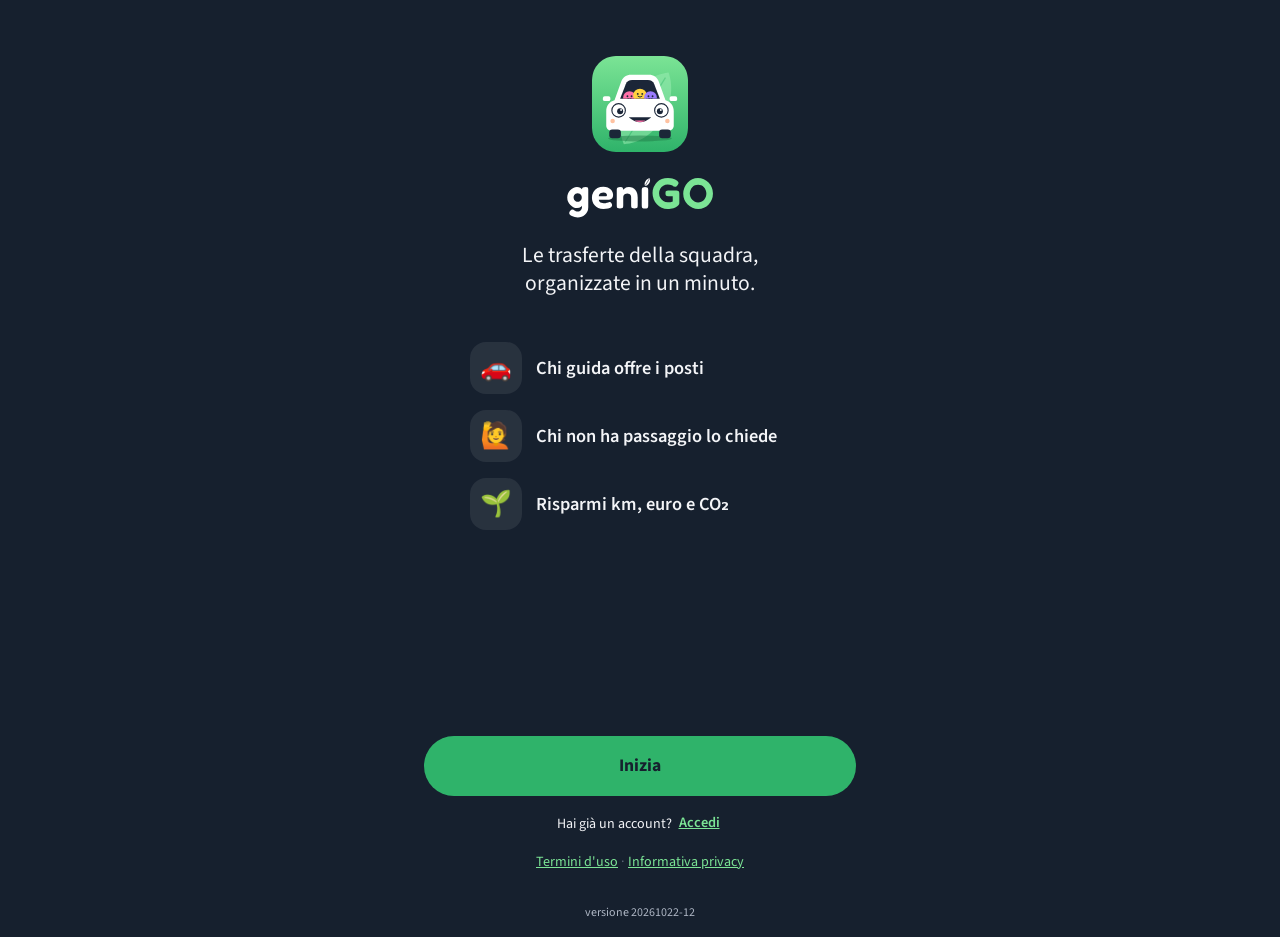
<file: index.html>
<!doctype html>
<html lang="it">
<head>
<script>if(location.protocol==="http:"&&/(^|\.)genigo\.it$/.test(location.hostname))location.replace("https://"+location.host+location.pathname+location.search+location.hash);</script>
<meta charset="utf-8">
<meta name="viewport" content="width=device-width,initial-scale=1,viewport-fit=cover">
<title>geniGO</title>
<meta name="description" content="Le trasferte della squadra, organizzate in un minuto.">
<meta name="theme-color" content="#16202E">
<link rel="manifest" href="manifest.webmanifest">
<link rel="icon" href="icon.svg" type="image/svg+xml">
<link rel="apple-touch-icon" href="icon-180.png">
<link rel="stylesheet" href="fonts/fonts.css?v=20261022-12">
<link rel="stylesheet" href="styles.css?v=20261022-12">
</head>
<body>
<div id="app" aria-live="polite"><div class="boot">Caricamento…</div></div>
<div class="ver" id="ver"></div>
<div class="toast" id="toast" role="status" hidden></div>
<script src="config.js?v=20261022-12"></script>
<script src="libs/supabase-2.45.4/supabase.js"></script>
<script src="libs/qrcode-1.4.4/qrcode.js"></script>
<script src="sports.js?v=20261022-12"></script>
<script src="app.js?v=20261022-12"></script>
</body>
</html>
</file>
<file: fonts/fonts.css>
/* geniGO · caratteri ospitati sul sito (nessuna richiesta a Google Fonts)
   Barlow Condensed e Source Sans 3 · SIL Open Font License 1.1 (vedi OFL.txt) */
@font-face{font-family:"Barlow Condensed";font-style:normal;font-weight:600;font-display:swap;src:url(barlow-condensed-600-latin-ext.woff2) format("woff2");unicode-range:U+0100-02BA,U+02BD-02C5,U+02C7-02CC,U+02CE-02D7,U+02DD-02FF,U+0304,U+0308,U+0329,U+1D00-1DBF,U+1E00-1E9F,U+1EF2-1EFF,U+2020,U+20A0-20AB,U+20AD-20C4,U+2113,U+2C60-2C7F,U+A720-A7FF}
@font-face{font-family:"Barlow Condensed";font-style:normal;font-weight:600;font-display:swap;src:url(barlow-condensed-600-latin.woff2) format("woff2");unicode-range:U+0000-00FF,U+0131,U+0152-0153,U+02BB-02BC,U+02C6,U+02DA,U+02DC,U+0304,U+0308,U+0329,U+2000-206F,U+20AC,U+2122,U+2191,U+2193,U+2212,U+2215,U+FEFF,U+FFFD}
@font-face{font-family:"Barlow Condensed";font-style:normal;font-weight:700;font-display:swap;src:url(barlow-condensed-700-latin-ext.woff2) format("woff2");unicode-range:U+0100-02BA,U+02BD-02C5,U+02C7-02CC,U+02CE-02D7,U+02DD-02FF,U+0304,U+0308,U+0329,U+1D00-1DBF,U+1E00-1E9F,U+1EF2-1EFF,U+2020,U+20A0-20AB,U+20AD-20C4,U+2113,U+2C60-2C7F,U+A720-A7FF}
@font-face{font-family:"Barlow Condensed";font-style:normal;font-weight:700;font-display:swap;src:url(barlow-condensed-700-latin.woff2) format("woff2");unicode-range:U+0000-00FF,U+0131,U+0152-0153,U+02BB-02BC,U+02C6,U+02DA,U+02DC,U+0304,U+0308,U+0329,U+2000-206F,U+20AC,U+2122,U+2191,U+2193,U+2212,U+2215,U+FEFF,U+FFFD}
@font-face{font-family:"Source Sans 3";font-style:normal;font-weight:400;font-display:swap;src:url(source-sans-3-400-latin-ext.woff2) format("woff2");unicode-range:U+0100-02BA,U+02BD-02C5,U+02C7-02CC,U+02CE-02D7,U+02DD-02FF,U+0304,U+0308,U+0329,U+1D00-1DBF,U+1E00-1E9F,U+1EF2-1EFF,U+2020,U+20A0-20AB,U+20AD-20C4,U+2113,U+2C60-2C7F,U+A720-A7FF}
@font-face{font-family:"Source Sans 3";font-style:normal;font-weight:400;font-display:swap;src:url(source-sans-3-400-latin.woff2) format("woff2");unicode-range:U+0000-00FF,U+0131,U+0152-0153,U+02BB-02BC,U+02C6,U+02DA,U+02DC,U+0304,U+0308,U+0329,U+2000-206F,U+20AC,U+2122,U+2191,U+2193,U+2212,U+2215,U+FEFF,U+FFFD}
@font-face{font-family:"Source Sans 3";font-style:normal;font-weight:600;font-display:swap;src:url(source-sans-3-600-latin-ext.woff2) format("woff2");unicode-range:U+0100-02BA,U+02BD-02C5,U+02C7-02CC,U+02CE-02D7,U+02DD-02FF,U+0304,U+0308,U+0329,U+1D00-1DBF,U+1E00-1E9F,U+1EF2-1EFF,U+2020,U+20A0-20AB,U+20AD-20C4,U+2113,U+2C60-2C7F,U+A720-A7FF}
@font-face{font-family:"Source Sans 3";font-style:normal;font-weight:600;font-display:swap;src:url(source-sans-3-600-latin.woff2) format("woff2");unicode-range:U+0000-00FF,U+0131,U+0152-0153,U+02BB-02BC,U+02C6,U+02DA,U+02DC,U+0304,U+0308,U+0329,U+2000-206F,U+20AC,U+2122,U+2191,U+2193,U+2212,U+2215,U+FEFF,U+FFFD}
@font-face{font-family:"Source Sans 3";font-style:normal;font-weight:700;font-display:swap;src:url(source-sans-3-700-latin-ext.woff2) format("woff2");unicode-range:U+0100-02BA,U+02BD-02C5,U+02C7-02CC,U+02CE-02D7,U+02DD-02FF,U+0304,U+0308,U+0329,U+1D00-1DBF,U+1E00-1E9F,U+1EF2-1EFF,U+2020,U+20A0-20AB,U+20AD-20C4,U+2113,U+2C60-2C7F,U+A720-A7FF}
@font-face{font-family:"Source Sans 3";font-style:normal;font-weight:700;font-display:swap;src:url(source-sans-3-700-latin.woff2) format("woff2");unicode-range:U+0000-00FF,U+0131,U+0152-0153,U+02BB-02BC,U+02C6,U+02DA,U+02DC,U+0304,U+0308,U+0329,U+2000-206F,U+20AC,U+2122,U+2191,U+2193,U+2212,U+2215,U+FEFF,U+FFFD}
</file>
<file: styles.css>
:root{
  --bg:#F3F4F7; --surface:#FFFFFF; --ink:#16202E; --muted:#5D6778; --line:#DCE0E8;
  --accent:#2FB36A; --accent-ink:#16202E; --accent-soft:#DDF4E6; --accent-text:#157A43; --brand:#2FB36A;
  --warn-soft:#FFF1C2; --warn-text:#7A5200;
  --ok:#1F7A4D; --ok-soft:#DDF1E6; --danger:#B3261E; --danger-soft:#FBE3E1;
  --navy:#16202E; --navy-ink:#F3F4F7; --navy-muted:#AEB6C4;
  --display:"Barlow Condensed","Arial Narrow",system-ui,sans-serif;
  --body:"Source Sans 3",system-ui,-apple-system,"Segoe UI",sans-serif;
  color-scheme:light;
}
@media (prefers-color-scheme: dark){:root{
  --bg:#10151D; --surface:#19202B; --ink:#E9ECF2; --muted:#9AA4B5; --line:#2C3544;
  --accent:#2FB36A; --accent-ink:#0B1018; --accent-soft:#173326; --accent-text:#7BE495; --brand:#2FB36A;
  --warn-soft:#3A3115; --warn-text:#F2C14E;
  --ok:#5CC28C; --ok-soft:#173326; --danger:#F08A80; --danger-soft:#3A1C1A;
  --navy:#0B1018; --navy-ink:#E9ECF2; --navy-muted:#9AA4B5; color-scheme:dark}}
*{box-sizing:border-box}
html,body{margin:0}
body{background:var(--bg);color:var(--ink);font-family:var(--body);font-size:16px;line-height:1.45;
  padding-bottom:env(safe-area-inset-bottom,0)}
a{color:var(--accent-text)}
.boot{padding:48px 16px;text-align:center;color:var(--muted)}
.wrap{max-width:760px;margin:0 auto;padding:16px 16px 56px;display:grid;gap:16px}
h1,h2,h3{font-family:var(--display);text-transform:uppercase;letter-spacing:.01em;margin:0;line-height:1.05}
h1{font-size:2rem}h2{font-size:1.45rem}h3{font-size:1.15rem}
.muted{color:var(--muted)}.small{font-size:.88rem}
.label{font-size:.75rem;font-weight:700;letter-spacing:.08em;text-transform:uppercase;color:var(--muted)}

/* barra superiore */
.top{background:var(--navy);color:var(--navy-ink);padding:max(12px,env(safe-area-inset-top)) 16px 0}
.top .in{max-width:760px;margin:0 auto;display:flex;align-items:center;gap:8px;min-height:52px;padding-bottom:10px}
.top .grow{flex:1;min-width:0}
.top .title{font-family:var(--display);font-weight:700;font-size:1.5rem;text-transform:uppercase;line-height:1;white-space:nowrap;overflow:hidden;text-overflow:ellipsis}
.top .sub{font-size:.85rem;color:var(--navy-muted)}
.brand{display:flex;align-items:center;gap:8px;font-family:var(--display);font-weight:700;font-size:1.45rem;color:var(--navy-ink);text-decoration:none}
.brand b{color:var(--brand);font-weight:700}
.iconbtn{width:44px;height:44px;display:inline-flex;align-items:center;justify-content:center;border-radius:22px;border:1px solid transparent;background:transparent;color:inherit;text-decoration:none;cursor:pointer;flex:none}
.iconbtn.ring{border-color:#3A4557;font-weight:700;font-size:.9rem}
.tabs{max-width:760px;margin:0 auto;display:flex;overflow-x:auto;scrollbar-width:none}
.tabs a{flex:1 0 auto;text-align:center;padding:12px 10px;font-size:.95rem;color:var(--navy-muted);font-weight:700;text-decoration:none;border-bottom:3px solid transparent;white-space:nowrap}
.tabs a[aria-current="page"]{color:var(--navy-ink);border-bottom-color:var(--brand)}

/* elementi */
.card{background:var(--surface);border:1px solid var(--line);border-radius:14px;padding:16px;display:grid;gap:12px;min-width:0}
.card.dashed{border-style:dashed}
.row{display:flex;gap:8px;flex-wrap:wrap;align-items:center}
.between{display:flex;justify-content:space-between;gap:8px;align-items:center;flex-wrap:wrap}
.stack{display:grid;gap:12px}
button,.btn{font:inherit;font-weight:700;cursor:pointer;border-radius:10px;border:1px solid transparent;padding:10px 16px;min-height:44px;display:inline-flex;align-items:center;justify-content:center;gap:6px;text-decoration:none;text-align:center}
.btn-primary{background:var(--accent);color:var(--accent-ink)}
.btn-ghost{background:var(--surface);color:var(--ink);border-color:var(--line)}
.btn-ok{background:var(--ok);color:#fff}
.btn-danger{background:transparent;color:var(--danger);border-color:var(--danger)}
.btn-link{background:none;border:none;padding:6px 4px;min-height:36px;color:var(--muted);font-weight:600;font-size:.9rem;text-decoration:underline}
.btn-link.danger{color:var(--danger)}
.btn-block{width:100%}
button:disabled{opacity:.55;cursor:default}
:focus-visible{outline:2px solid var(--accent);outline-offset:2px}
input,select,textarea{font:inherit;color:var(--ink);background:var(--bg);border:1px solid var(--line);border-radius:10px;padding:10px 12px;width:100%;min-width:0;min-height:44px}
textarea{min-height:96px;resize:vertical}
.form{display:grid;gap:12px;grid-template-columns:repeat(auto-fit,minmax(160px,1fr))}
.form .full{grid-column:1/-1}
.form label{display:grid;gap:4px;font-size:.88rem;font-weight:600;color:var(--muted)}
.form .check{display:flex;gap:10px;align-items:center;flex-direction:row;color:var(--ink);font-weight:600}
.form .check input{width:22px;height:22px;min-height:0}
.form .actions{grid-column:1/-1;display:flex;gap:8px;flex-wrap:wrap}
.notice{border-radius:12px;padding:12px 14px;background:var(--accent-soft)}
.notice.ok{background:var(--ok-soft)}
.notice.danger{background:var(--danger-soft)}
.chip{display:inline-flex;align-items:center;font-size:.78rem;font-weight:700;padding:3px 9px;border-radius:999px;background:var(--bg);color:var(--muted);font-variant-numeric:tabular-nums;white-space:nowrap}
.chip.ok{background:var(--ok-soft);color:var(--ok)}
.chip.warn{background:var(--warn-soft);color:var(--warn-text)}
.chip.navy{background:var(--navy);color:var(--navy-ink)}
.pill-group{display:flex;flex-wrap:wrap;gap:6px}
.pill{min-height:40px;border-radius:999px;padding:0 14px;font-weight:600;border:1px solid var(--line);background:var(--surface);color:var(--ink)}
a.pill{display:inline-flex;align-items:center;text-decoration:none}
.pill[aria-checked="true"]{background:var(--navy);color:var(--navy-ink);border-color:var(--navy)}
.empty{background:var(--surface);border:1px solid var(--line);border-radius:14px;padding:24px;text-align:center;color:var(--muted)}
.empty strong{display:block;color:var(--ink);font-family:var(--display);font-size:1.3rem;text-transform:uppercase;margin-bottom:4px}

/* trasferta */
.trip{background:var(--surface);border:1px solid var(--line);border-radius:14px;display:grid;grid-template-columns:72px 1fr;overflow:hidden}
.trip.past{opacity:.8}
.stub{background:var(--navy);color:var(--navy-ink);display:grid;align-content:start;justify-items:center;padding:14px 4px;text-align:center;gap:2px;border-right:2px dashed var(--bg)}
.stub .cat{margin-bottom:6px;max-width:100%;padding:2px 6px;border-radius:6px;background:var(--brand);color:#0B1018;font-family:var(--display);font-size:.95rem;font-weight:700;letter-spacing:.03em;line-height:1.1;text-transform:uppercase;white-space:nowrap;overflow:hidden;text-overflow:ellipsis}
.stub .dow{font-size:.72rem;letter-spacing:.1em;font-weight:700;text-transform:uppercase;opacity:.85}
.stub .day{font-family:var(--display);font-size:2.2rem;line-height:1;font-weight:700}
.stub .mon{font-family:var(--display);font-size:1rem;text-transform:uppercase;letter-spacing:.06em}
.stub .time{margin-top:8px;font-variant-numeric:tabular-nums;font-weight:700;color:var(--brand)}
.tbody{padding:14px;display:grid;gap:12px;min-width:0}
.meta{color:var(--muted);font-size:.92rem;overflow-wrap:anywhere}
.ride{border-top:1px solid var(--line);padding-top:12px;display:grid;gap:8px}
.ride.club .driver::before{content:"Mezzo società · ";color:var(--accent-text);font-weight:700}
.driver{font-weight:700}
.seats{display:flex;gap:5px;flex-wrap:wrap;align-items:center}
.seat{width:14px;height:14px;border-radius:4px;border:2px solid var(--ok)}
.seat.taken{background:var(--ink);border-color:var(--ink)}
.pax{list-style:none;margin:0;padding:0;display:grid;gap:4px}
.pax li{display:flex;justify-content:space-between;gap:8px;align-items:center;background:var(--bg);border-radius:8px;padding:6px 10px;min-width:0}
.pax li span{overflow-wrap:anywhere;min-width:0}
.pax small{color:var(--muted)}
.missing{background:var(--warn-soft);border-radius:10px;padding:8px 12px;font-size:.92rem}
.confirm{display:flex;gap:8px;align-items:center;flex-wrap:wrap;font-size:.92rem}

/* squadre */
.teamcard{text-decoration:none;color:inherit}
.stats{display:grid;grid-template-columns:repeat(3,minmax(0,1fr));gap:8px;text-align:center}
.stats>div{background:var(--bg);border-radius:10px;padding:8px 4px}
.stats b{display:block;font-family:var(--display);font-size:1.5rem;line-height:1.1}
.stats .warn{background:var(--warn-soft);color:var(--warn-text)}

/* invito */
.qr{display:flex;justify-content:center;background:#fff;border-radius:12px;padding:12px}
.qr img,.qr svg{width:200px;height:200px;image-rendering:pixelated}
.code{font:600 .95rem ui-monospace,Menlo,monospace;background:var(--bg);border-radius:10px;padding:10px 12px;overflow-wrap:anywhere}

/* membri */
.member{display:flex;align-items:center;gap:10px;padding:10px 0;border-top:1px solid var(--line)}
.member:first-child{border-top:none}
.avatar{width:40px;height:40px;border-radius:20px;background:var(--bg);display:flex;align-items:center;justify-content:center;font-weight:700;flex:none}

/* report */
table{width:100%;border-collapse:collapse;font-size:.92rem}
th,td{text-align:left;padding:8px 6px;border-bottom:1px solid var(--line);vertical-align:top}
th{font-size:.75rem;letter-spacing:.06em;text-transform:uppercase;color:var(--muted)}
td.num,th.num{text-align:right;font-variant-numeric:tabular-nums}
.tablewrap{overflow-x:auto}
.bigstats{display:grid;grid-template-columns:repeat(auto-fit,minmax(140px,1fr));gap:10px}
.bigstats>div{background:var(--navy);color:var(--navy-ink);border-radius:12px;padding:14px}
.bigstats b{display:block;font-family:var(--display);font-size:2rem;line-height:1;color:var(--brand)}

/* login */
.hero{background:var(--navy);color:var(--navy-ink);padding:48px 16px 40px}
.hero .in{max-width:520px;margin:0 auto;display:grid;gap:12px}
.hero h1{font-size:3rem;text-transform:none}
.hero h1 b{color:var(--brand)}
.narrow{max-width:520px}

.toast{position:fixed;left:50%;transform:translateX(-50%);bottom:calc(16px + env(safe-area-inset-bottom,0px));background:var(--ink);color:var(--bg);padding:10px 18px;border-radius:999px;font-weight:600;max-width:calc(100% - 32px);z-index:95}
.sr-only{position:absolute;width:1px;height:1px;overflow:hidden;clip:rect(0 0 0 0);white-space:nowrap}
footer.foot{text-align:center;color:var(--muted);font-size:.82rem;padding:8px 16px 24px}

@media (max-width:420px){.trip{grid-template-columns:60px 1fr}.stub .day{font-size:1.8rem}}
@media print{
  .top,.tabs,.noprint,.toast,footer.foot{display:none!important}
  body{background:#fff;color:#000}
  .card{border:none;padding:0}
  .bigstats>div{background:#fff;color:#000;border:1px solid #999}
}

/* richieste di passaggio */
.pax .row button, .pax .row .btn-link { white-space: nowrap; }
.wa-card .btn-ok { text-decoration: none; }

/* logo geniGO */
.brand img{display:block}
.brand .wordmark{height:22px;width:auto}
.hero-logo{display:flex;align-items:center;gap:14px;margin:0}
.hero-logo img:first-child{border-radius:16px;flex:none}
.hero-logo .wordmark{height:46px;width:auto;max-width:calc(100% - 80px)}
.pax li{flex-wrap:wrap;row-gap:6px}
.pax li > span:first-child{flex:1 1 180px;min-width:0}

/* pannello amministrazione */
.weekly{width:100%;height:140px;display:block}
.weekly .b1,.lg.b1{fill:var(--ink);background:var(--ink)}
.weekly .b2,.lg.b2{fill:var(--brand);background:var(--brand)}
.weekly .axis{stroke:var(--line)}
.lg{display:inline-block;width:10px;height:10px;border-radius:2px;margin:0 4px 0 10px;vertical-align:-1px}

/* risparmio */
.savings{border:2px solid var(--accent-soft)}
.savings .stats{margin:2px 0 6px}
/* sponsor */
.sponsors{margin-top:8px;display:grid;gap:8px}
.sp-row{display:flex;flex-wrap:wrap;gap:10px}
.sp{display:flex;align-items:center;gap:10px;background:var(--surface);border:1px solid var(--line);border-radius:12px;padding:10px 12px;text-decoration:none;color:var(--ink);flex:1 1 220px;min-width:0}
.sp img{max-height:40px;max-width:120px;object-fit:contain}
.sp span{font-size:.88rem;color:var(--muted)}
.sp-thumb{width:44px;height:44px;object-fit:contain;border-radius:8px;background:#fff;border:1px solid var(--line);flex:none}
.check-pill{display:inline-flex;align-items:center;gap:6px;cursor:pointer}
.check-pill input{width:18px;height:18px;min-height:0}

/* logo su tutte le pagine */
.brand .wordmark{height:28px}
.brand img:first-child{border-radius:9px}
.top .titlerow{min-height:0;padding-top:0;padding-bottom:10px}
/* logo e scritta centrati nella barra in alto */
.top .in:first-child{position:relative}
.top .in:first-child .brand{position:absolute;left:50%;top:calc(50% - 5px);transform:translate(-50%,-50%)}
.form .check-pill{display:inline-flex;flex-direction:row;align-items:center;gap:6px;font-weight:600}

/* banner sponsor a rotazione: riquadro orizzontale 3:1 con immagine o video */
.sp-banner{position:relative;border-radius:14px;overflow:hidden;background:#0f1722;border:1px solid var(--line);aspect-ratio:3/1;max-height:260px;width:100%}
.sp-slides{position:absolute;inset:0}
.sp-slide{position:absolute;inset:0;display:block;text-decoration:none;color:#fff;opacity:0;visibility:hidden;transition:opacity .6s ease,visibility .6s}
.sp-slide.on{opacity:1;visibility:visible}
.sp-slide img,.sp-slide video{width:100%;height:100%;object-fit:cover;display:block;background:#0f1722}
.sp-fallback{width:100%;height:100%;display:grid;place-content:center;text-align:center;gap:4px;padding:12px 16px;background:linear-gradient(135deg,var(--brand),var(--accent));color:#fff}
.sp-fallback b{font-size:clamp(1.1rem,4.5vw,1.6rem)}
.sp-fallback span{font-size:clamp(.85rem,3vw,1rem);opacity:.92;overflow-wrap:anywhere}
.sp-cap{position:absolute;left:0;right:0;bottom:0;padding:18px 12px 8px;font-size:.85rem;line-height:1.25;background:linear-gradient(transparent,rgba(0,0,0,.65));color:#fff;padding-right:70px}
.sp-tag{position:absolute;top:6px;right:8px;font-size:.62rem;letter-spacing:.08em;text-transform:uppercase;color:#fff;background:rgba(0,0,0,.45);padding:2px 6px;border-radius:6px;pointer-events:none}
.sp-dots{position:absolute;right:8px;bottom:8px;display:flex;gap:6px}
.sp-dots button{width:8px;height:8px;min-height:0;padding:0;border-radius:50%;border:0;background:rgba(255,255,255,.5);cursor:pointer;box-shadow:0 0 0 1px rgba(0,0,0,.2)}
.sp-dots button.on{background:#fff}
.sp-prev{height:40px;aspect-ratio:3/1;object-fit:cover;vertical-align:middle;border-radius:6px}
video.sp-thumb,img.sp-thumb{width:66px;height:22px;object-fit:cover}
@media (prefers-reduced-motion: reduce){.sp-slide{transition:none}}
/* invito per più squadre */
.join-row{display:grid;gap:8px;padding:10px 0;border-top:1px solid var(--line)}
.join-row:first-of-type{border-top:none}
.join-row .check{display:flex;gap:10px;align-items:center;font-weight:400;color:var(--ink)}
.join-row .check input{width:22px;height:22px;min-height:0;flex:none}
/* primo contatto e procedura guidata */
.hero-sub{margin:10px 0 0;color:var(--navy-muted);font-size:1rem;max-width:34rem}
.feat{display:grid;grid-template-columns:repeat(3,1fr);gap:8px}
.feat div{background:var(--surface);border:1px solid var(--line);border-radius:12px;padding:12px 10px;display:grid;gap:6px;justify-items:center;text-align:center;font-size:.9rem;line-height:1.25}
.feat span{font-size:1.5rem}
.choice{display:grid;justify-items:start;justify-content:stretch;grid-template-columns:1fr;align-content:start;gap:4px;width:100%;min-height:0;text-align:left;background:var(--surface);border:2px solid var(--line);border-radius:14px;padding:16px 18px;color:var(--ink);text-decoration:none;cursor:pointer;font:inherit}
.choice b{display:block;text-align:left;font-family:var(--display);font-size:1.35rem;text-transform:uppercase;line-height:1.1}
.choice span{color:var(--muted);font-size:.95rem}
.choice:hover{border-color:var(--brand)}
.invite-banner h2{margin:2px 0}
.wiz{list-style:none;margin:0;padding:0;display:grid;grid-template-columns:repeat(3,1fr);gap:6px}
.wiz li{display:flex;align-items:center;gap:6px;font-size:.85rem;font-weight:600;color:var(--muted);padding:8px;border-radius:10px;background:var(--surface);border:1px solid var(--line)}
.wiz li span{flex:none;width:22px;height:22px;border-radius:50%;display:grid;place-items:center;background:var(--line);color:var(--ink);font-size:.8rem;font-weight:700}
.wiz li.on{color:var(--ink);border-color:var(--brand)}
.wiz li.on span,.wiz li.done span{background:var(--brand);color:#0B1018}
.wiz-card{border:2px solid var(--brand)}
.steps ul{list-style:none;margin:0;padding:0;display:grid;gap:8px}
.steps li{display:flex;gap:10px;align-items:baseline}
.steps li>span{flex:none;width:20px;color:var(--muted);font-weight:700}
.steps li.ok{color:var(--muted);text-decoration:line-through}
.steps li.ok>span{color:var(--accent-text);text-decoration:none}
.tips{background:var(--accent-soft);border-color:transparent;gap:8px}
@media (max-width:380px){.feat{grid-template-columns:1fr}.wiz li{font-size:.75rem}}
/* consensi e pagine legali */
.modal-back{position:fixed;inset:0;background:rgba(11,16,24,.72);display:grid;place-items:center;padding:16px;z-index:50;overflow:auto}
.modal{background:var(--surface);color:var(--ink);border-radius:18px;max-width:520px;width:100%;max-height:calc(100dvh - 32px);overflow:auto;padding:22px 20px;display:grid;gap:14px;box-shadow:0 24px 60px rgba(0,0,0,.35)}
.modal-icon{justify-self:center;border-radius:14px}
.modal h2{text-align:center;font-size:1.6rem;line-height:1.1}
.cons-item{display:grid;grid-template-columns:40px 1fr;gap:10px;align-items:start;font-size:.95rem;line-height:1.4}
.cons-item>span{width:40px;height:40px;border-radius:50%;background:var(--accent-soft);display:grid;place-items:center;font-size:1.2rem}
.modal .form{gap:10px}
.check.switch{display:flex;gap:10px;align-items:center;font-weight:400}
.check.switch input{appearance:none;-webkit-appearance:none;width:42px;height:24px;min-height:0;border-radius:12px;background:var(--line);position:relative;flex:none;padding:0;border:0;cursor:pointer;transition:background .2s}
.check.switch input::after{content:"";position:absolute;top:3px;left:3px;width:18px;height:18px;border-radius:50%;background:#fff;transition:left .2s;box-shadow:0 1px 3px rgba(0,0,0,.25)}
.check.switch input:checked{background:var(--brand)}
.check.switch input:checked::after{left:21px}
.check.declare{align-items:flex-start;font-weight:400;font-size:.92rem;line-height:1.4;background:var(--accent-soft);border-radius:10px;padding:10px 12px}
.check.declare input{margin-top:2px;flex:none}
.legal-box{max-height:46vh;overflow:auto;border:1px solid var(--line);border-radius:12px;padding:12px 14px;font-size:.92rem;line-height:1.5;background:var(--bg)}
.legal h3,.legal-box h3{font-size:1.15rem;margin:14px 0 4px}
.legal p,.legal-box p,.legal ul,.legal-box ul{margin:6px 0}
.courtesy{font-size:.78rem;font-style:italic}
.check .btn-link{display:inline;padding:0;min-height:0;vertical-align:baseline;font-weight:600;font-size:inherit}
.modal .check{align-items:flex-start;line-height:1.4}
.modal .check input[type=checkbox]:not(.switch input){margin-top:2px}
/* riga della versione in fondo a ogni pagina */
.ver{text-align:center;font-size:.75rem;color:var(--muted);padding:4px 16px calc(16px + env(safe-area-inset-bottom))}
/* pagina di benvenuto: testo centrato, punti chiave senza riquadri */
.hero .in{text-align:center;justify-items:center}
.hero .hero-logo{justify-content:center}
.hero .hero-sub{margin-left:auto;margin-right:auto}
.feat{gap:4px;padding:2px 0 6px}
.feat div{background:none;border:0;border-radius:0;padding:6px 4px;gap:4px;font-size:.88rem}
.feat div b{font-weight:600}
.feat span{font-size:1.7rem;line-height:1}
.feat div{align-content:start}
/* testi informativi: niente riquadro, così non sembrano pulsanti */
.intro{display:grid;gap:4px;padding:4px 2px}
.intro h1,.intro h2{margin:0}
/* indicatore dei passi: numeri e testo, senza riquadri */
.wiz li{background:none;border:0;padding:4px 0;border-radius:0}
.wiz li.on{border:0}
.hero .hero-sub{font-size:1.2rem;color:var(--navy-ink);margin-top:2px;max-width:none}
/* benvenuto e accesso: tutta la pagina con lo stesso sfondo scuro */
body.dark{background:var(--navy);color:var(--navy-ink)}
body.dark .hero{background:transparent;padding-bottom:12px}
body.dark .feat div,body.dark .wrap>p{color:var(--navy-ink)}
body.dark .wrap>p .btn-link,body.dark .wrap>p a,body.dark .wrap>p .btn-link{color:#7BE495}
body.dark .wrap>p.small.muted{color:var(--navy-muted)}
body.dark .intro,body.dark .intro .label,body.dark .intro h2{color:var(--navy-ink)}
body.dark .intro .muted{color:var(--navy-muted)}
body.dark .choice{border-color:transparent}
body.dark .ver{color:var(--navy-muted)}
/* pulsanti grandi di scelta: testo centrato */
.choice{justify-items:center;text-align:center}
.choice b,.choice span{text-align:center}
/* figli: nome e cognome affiancati */
.kids{display:grid;gap:8px}
.kid-row{display:grid;grid-template-columns:1fr 1fr;gap:8px}
.kid-row label{display:grid;gap:4px;font-size:.88rem;font-weight:600;color:var(--muted)}
.join-row .kid-row label{font-weight:600}
.form label.check-pill{display:inline-flex;color:var(--ink)}
/* password */
.pw-wrap{position:relative;display:block}
.pw-wrap input{width:100%;padding-right:84px}
.pw-eye{position:absolute;right:10px;top:50%;transform:translateY(-50%);font-size:.85rem}
.pw-rules{display:flex;flex-wrap:wrap;gap:4px 12px;color:var(--muted)}
.pw-rules .ok{color:#1F8A4C}
body.dark .card{color:var(--ink)}
/* chi cerca un passaggio */
.reqs{background:var(--surface);border:1px solid var(--line);border-left:5px solid var(--amber);border-radius:14px;padding:12px 12px 12px 14px;display:grid;gap:10px}
.reqs-head{display:flex;align-items:center;gap:8px;color:var(--ink);font-size:.95rem}
.reqs-head b{flex:1}
.reqs-n{min-width:24px;height:24px;border-radius:12px;background:var(--amber);color:#fff;font-weight:700;font-size:.8rem;display:inline-flex;align-items:center;justify-content:center;padding:0 7px}
.reqs ul{list-style:none;margin:0;padding:0;display:grid;gap:8px}
.req{display:flex;align-items:center;gap:10px;background:var(--bg);border-radius:10px;padding:10px 12px;flex-wrap:wrap}
.avatar.sm{width:36px;height:36px;font-size:.8rem;flex:none}
.req-main{flex:1 1 160px;min-width:0}
.req-main b{display:block;overflow-wrap:anywhere}
.req-meta{display:flex;flex-wrap:wrap;gap:4px 8px;align-items:center;font-size:.85rem;color:var(--muted);margin-top:2px}
.tag{background:var(--bg);border-radius:999px;padding:1px 9px;font-size:.8rem;color:var(--ink)}
.req-act{display:flex;gap:8px;align-items:center;margin-left:auto}
.req-act .btn-link{white-space:nowrap}
/* inviti: un riquadro per figlio */
.kid-card{background:var(--bg);border-radius:12px;padding:12px;display:grid;gap:10px}
.kids-multi{display:grid;gap:10px}
.req .tag,.req .avatar{background:var(--surface)}
.big-code{font-family:var(--display);font-size:2.2rem;font-weight:700;letter-spacing:.06em;line-height:1.1}
/* auto offerte: stessa scheda di "Cercano un passaggio", linguetta verde */
:root{--amber:#E0A21B}
.offers{background:var(--surface);border:1px solid var(--line);border-left:5px solid var(--accent);border-radius:14px;padding:12px 12px 12px 14px;display:grid;gap:10px}
.offers-n{min-width:24px;height:24px;border-radius:12px;background:var(--accent);color:#fff;font-weight:700;font-size:.8rem;display:inline-flex;align-items:center;justify-content:center;padding:0 7px}
.offers .ride{border:0;background:var(--bg);border-radius:10px;padding:12px}
.offers .ride .pax li{background:var(--surface)}
/* schede compatte di auto e richieste */
.ride-top{display:flex;align-items:center;justify-content:space-between;gap:8px}
.ride-top .driver{min-width:0;overflow-wrap:anywhere}
.offers .ride{gap:6px;padding:10px 12px}
.offers .ride .meta .btn-link,.ride .meta .btn-link{padding:0;min-height:0;font-size:inherit}
.btn-sm{min-height:36px;padding:0 14px;font-size:.92rem}
.req{flex-wrap:nowrap;padding:8px 10px}
.req-meta{gap:2px 6px;font-size:.8rem}
.req .tag{font-size:.75rem;padding:0 7px}
.offers>.btn-link,.reqs>.btn-link{justify-self:start}
.req-act .btn-ok,.req-act .btn-link{white-space:nowrap}
.offers .pax{display:flex;flex-wrap:wrap;gap:6px}
.offers .pax li{padding:3px 10px;border-radius:999px;font-size:.9rem;gap:6px}
.offers .pax li .btn-link{font-size:.8rem;padding:0;min-height:0}
.offers .ride .row{gap:10px;align-items:center}
/* iPhone: niente pagina "allargata" */
html{-webkit-text-size-adjust:100%;text-size-adjust:100%}
html,body{max-width:100%;overflow-x:clip}
input,select,textarea{font-size:16px}  /* sotto i 16px Safari ingrandisce la pagina quando si tocca un campo */
.form{grid-template-columns:repeat(auto-fit,minmax(min(150px,100%),1fr))}
.tbody,.trip>*{min-width:0}
.code{overflow-wrap:anywhere;word-break:break-all}
.tbody,.offers,.reqs,.ride,.wrap{grid-template-columns:minmax(0,1fr)}
.tbody .row>.btn-ghost{white-space:normal}
.req{flex-wrap:wrap}.req-main{flex:1 1 140px}
/* pagina iniziale: chi sei? */
.who{text-align:center;margin:8px 0 0}
body.dark .who{color:var(--navy-ink)}
.choice .choice-ico{display:block;font-size:2.1rem;color:inherit;line-height:1;margin-bottom:6px;letter-spacing:4px}

/* prima schermata (splash) */
.splash{min-height:100dvh;max-width:480px;margin:0 auto;display:flex;flex-direction:column;padding:56px 24px 28px;color:var(--navy-ink)}
.splash-logo{display:grid;justify-items:center;gap:16px}
.splash-logo img:first-child{border-radius:24px}
.splash-logo .wordmark{height:40px;width:auto;max-width:100%}
.splash-tag{font-size:1.35rem;line-height:1.3;text-align:center;margin:24px 0 0}
.splash-list{display:grid;gap:16px;margin:44px auto 0;width:100%;max-width:340px}
.splash-list div{display:flex;gap:14px;align-items:center;font-size:1.15rem}
.splash-list b{font-weight:600}
.splash-list span{width:52px;height:52px;border-radius:16px;background:rgba(255,255,255,.08);display:grid;place-items:center;font-size:1.6rem;flex:none}
.splash-foot{margin-top:auto;padding-top:36px;display:grid;gap:10px;text-align:center}
.splash-foot p{margin:0}
.splash-foot a,.splash-foot .btn-link{color:#7BE495}
.splash-go{font-size:1.1rem;padding:16px;border-radius:999px}

/* onboarding a tutta pagina (stile scuro, pulsante in basso) */
.onb{min-height:100dvh;max-width:480px;margin:0 auto;display:flex;flex-direction:column;gap:14px;padding:22px 22px 26px;color:var(--navy-ink)}
.onb-back{width:44px;height:44px;border-radius:50%;border:0;background:rgba(255,255,255,.08);color:var(--navy-ink);display:grid;place-items:center;cursor:pointer;margin-bottom:10px}
.onb-logo{display:flex;justify-content:center;margin:40px 0 18px}.onb-logo img{height:34px;width:auto}
.onb-h{font-family:var(--display);text-transform:uppercase;font-size:2.3rem;line-height:1;margin:0;color:var(--navy-ink);letter-spacing:.005em}
.onb-sub{margin:-4px 0 6px;color:var(--navy-muted);font-size:1.02rem;line-height:1.4}
.onb-center{text-align:center}
.onb-label{color:var(--navy-muted);font-size:.95rem;margin-top:8px}
.onb-note{color:var(--navy-muted);font-size:.92rem;margin:0;line-height:1.4}
.onb-group{display:block;background:#1F2A3A;border-radius:14px;padding:12px 16px;color:var(--navy-ink)}
.onb-group>span{display:block;font-size:.78rem;letter-spacing:.08em;color:var(--navy-muted);margin-bottom:2px}
.onb input:not([type=checkbox]){width:100%;background:transparent;border:0;outline:0;color:var(--navy-ink);font:inherit;font-size:16px;padding:6px 0;box-shadow:none;min-height:0}
.onb input::placeholder{color:#7E8899}
.onb-group:focus-within{box-shadow:0 0 0 2px var(--brand)}
.onb-big input{font-size:1.4rem!important;letter-spacing:.06em;text-transform:uppercase}
.onb-row{display:grid;grid-template-columns:minmax(0,1fr) minmax(0,1fr);gap:10px}
.onb-kid{padding:0;overflow:hidden}
.onb-line{display:flex;align-items:center;gap:12px;padding:6px 16px;border-bottom:1px solid #2C3748}
.onb-line:last-child{border-bottom:0}
.onb-line>span{flex:none;width:76px;color:var(--navy-ink)}
.onb-line input{text-align:right}
.onb-plays{flex-wrap:wrap;padding:12px 16px}
.onb-plays>span{width:100%;color:var(--navy-muted);font-size:.9rem}
.onb-pills{display:flex;flex-wrap:wrap;gap:8px}
.onb-pill input{position:absolute;opacity:0;pointer-events:none}
.onb-pill span{display:inline-block;padding:8px 14px;border-radius:999px;border:1px solid #3A4659;color:var(--navy-ink);cursor:pointer}
.onb-pill input:checked+span{background:var(--brand);border-color:var(--brand);color:#0B1018;font-weight:700}
.onb-pill input:focus-visible+span{outline:2px solid #7BE495}
.onb-kid-del{display:block;margin:0 16px 10px auto;color:var(--navy-muted)!important;font-size:.9rem}
.onb-kids{display:grid;gap:12px}
.onb-add{background:none;border:0;color:#7BE495;font:inherit;font-size:1rem;text-align:left;padding:4px 0;cursor:pointer}
.onb-chips{display:flex;flex-wrap:wrap;gap:8px}
.onb-center .onb-chips{justify-content:center}
.onb-chip{font-family:var(--display);text-transform:uppercase;font-size:1.35rem;padding:8px 16px;border:1px solid #3A4659;border-radius:12px;color:var(--navy-ink)}
.onb-cards{display:grid;gap:12px}
.onb-card{display:flex;align-items:center;gap:14px;text-align:left;background:#1F2A3A;border:1px solid #2C3748;border-radius:16px;padding:16px;color:var(--navy-ink);font:inherit;cursor:pointer}
.onb-card:hover{border-color:var(--brand)}
.onb-card>span:nth-child(2){flex:1;display:grid;gap:3px}
.onb-card b{font-size:1.08rem}.onb-card small{color:var(--navy-muted);font-size:.9rem;line-height:1.35}
.onb-card i{font-style:normal;font-size:1.6rem;color:var(--navy-muted)}
.onb-card-ico{flex:none;font-size:1.3rem;min-width:52px;text-align:center}
.onb-mid{flex:1;display:grid;align-content:center;justify-items:center;gap:16px}
.onb-hero-icon{border-radius:32px;margin:18px 0 6px;box-shadow:0 0 60px rgba(47,179,106,.25)}
.onb-foot{margin-top:auto;padding-top:18px;display:grid;gap:10px}
.onb-btn{display:block;width:100%;border:0;border-radius:999px;padding:16px;font:inherit;font-weight:700;font-size:1.1rem;background:var(--brand);color:#0B1018;cursor:pointer}
.onb-btn:disabled{opacity:.6}
.onb-btn-light{background:#F3F4F7;color:#16202E}
.onb-small{margin:0;text-align:center;color:var(--navy-muted);font-size:.92rem}
.onb .btn-link,.onb a{color:#7BE495}
.onb-legal{margin:0;text-align:center;color:var(--navy-muted);font-size:.85rem}
.onb-rules{color:var(--navy-muted);font-size:.85rem;margin-top:-4px}
.onb-rules .ok{color:#7BE495}
.onb .pw-wrap{display:flex;align-items:center;gap:8px}
.onb .pw-eye{flex:none}
.onb-check,.onb-switch{display:flex;gap:12px;align-items:flex-start;font-size:.95rem;line-height:1.4;cursor:pointer}
.onb-check input{width:22px;height:22px;flex:none;accent-color:var(--brand);margin-top:1px}
.onb-switch input{appearance:none;-webkit-appearance:none;flex:none;width:46px;height:28px;border-radius:999px;background:#3A4659;position:relative;cursor:pointer;margin:0;transition:background .15s}
.onb-switch input::after{content:"";position:absolute;top:3px;left:3px;width:22px;height:22px;border-radius:50%;background:#fff;transition:left .15s}
.onb-switch input:checked{background:var(--brand)}.onb-switch input:checked::after{left:21px}
.onb-switch span{padding-top:3px}
.onb-verify{margin-top:40px;display:grid;gap:6px}
.onb-verify p{margin:0;font-size:1.05rem}
.onb-mail{font-weight:700;font-size:1.15rem!important;word-break:break-all;margin-bottom:22px!important}
.onb .onb-code{font-size:2rem!important;letter-spacing:.5em;text-align:center;border-bottom:2px solid var(--brand)!important;padding:8px 0 8px .5em!important;font-variant-numeric:tabular-nums}
.onb-bad{font-size:3.4rem;margin-bottom:6px}
.onb-help{display:grid;gap:6px;margin-top:6px}.onb-help p{margin:0;color:var(--navy-muted);font-size:.92rem}
.onb-btn-sm{padding:11px;font-size:1rem;margin-top:4px}
.onb-switch input{width:46px!important;height:28px!important;min-height:0!important;border:0!important;padding:0!important;border-radius:999px!important;box-shadow:none!important}
.onb-card-ico{font-size:1.15rem;letter-spacing:-2px}
.onb-btn-top{margin-top:6px}
.onb-help{margin-top:18px!important}
.onb .onb-group input:not([type=checkbox]),.onb .onb-group input:not([type=checkbox]):focus{background:transparent!important;border:0!important;box-shadow:none!important;padding:6px 0!important;border-radius:0!important}
.splash-logo .wordmark{height:50px}
.wait-card{display:grid;gap:12px;text-align:center;justify-items:center}
.wait-card h2{margin:0}.wait-card p{margin:0}
.wait-ico{font-size:2.6rem;line-height:1}

/* barra di navigazione in basso (pagine squadra) */
body.has-bnav{padding-bottom:calc(76px + env(safe-area-inset-bottom))}
.bnav{position:fixed;left:0;right:0;bottom:0;z-index:40;display:flex;justify-content:space-around;background:var(--surface,#fff);border-top:1px solid var(--line);padding:6px 4px calc(8px + env(safe-area-inset-bottom));box-shadow:0 -4px 16px rgba(22,32,46,.06)}
.bnav a{position:relative;flex:1;max-width:120px;display:grid;justify-items:center;gap:2px;padding:4px 0;color:var(--muted);font-size:.74rem;font-weight:700;text-decoration:none}
.bnav-ico{font-size:1.45rem;line-height:1.1;filter:grayscale(1);opacity:.7}
.bnav a[aria-current="page"]{color:var(--accent-text)}
.bnav a[aria-current="page"] .bnav-ico{filter:none;opacity:1}
.bnav-dot{position:absolute;top:0;left:calc(50% + 8px);min-width:18px;height:18px;padding:0 5px;border-radius:999px;background:#E5484D;color:#fff;font-size:.7rem;line-height:18px;text-align:center}
.tiles{display:grid;gap:10px}
.tile-link{display:flex;align-items:center;gap:12px;background:var(--surface,#fff);border:1px solid var(--line);border-radius:16px;padding:14px;color:var(--ink);text-decoration:none}
.tile-link:hover{border-color:var(--brand)}
.tile-link>span:nth-child(2){flex:1;display:grid;gap:2px}
.tile-link b{font-size:1.02rem}.tile-link small{color:var(--muted);font-size:.86rem;line-height:1.35}
.tile-link i{font-style:normal;font-size:1.5rem;color:var(--muted)}
.tile-ico{width:46px;height:46px;flex:none;border-radius:13px;background:var(--accent-soft);display:grid;place-items:center;font-size:1.4rem}
.back-link{display:inline-block;color:var(--accent-text);font-weight:700;text-decoration:none;margin-bottom:-4px}
@media print{.bnav{display:none!important}}

/* barra di attività e pulsanti in attesa */
@keyframes spin{to{transform:rotate(360deg)}}
.boot::before{content:"";display:block;width:84px;height:84px;margin:0 auto 12px;box-sizing:border-box;border-radius:50%;border:3px solid rgba(255,255,255,.25);border-top-color:#2FB36A;animation:spin .9s linear infinite}
.boot{position:relative}
.boot::after{content:"";position:absolute;left:50%;top:62px;width:56px;height:56px;margin-left:-28px;background:url(icon.svg) center/contain no-repeat;border-radius:14px}
@media (prefers-reduced-motion:reduce){.boot::before,.wait-ring{animation-duration:2.5s}}

/* finestra d'attesa: stessa icona con anello del caricamento */
.wait-ov{position:fixed;inset:0;z-index:90;display:grid;place-items:center;background:rgba(11,16,24,.55);opacity:0;pointer-events:none;transition:opacity .15s}
.wait-ov.on{opacity:1;pointer-events:auto}
.wait-box{position:relative;width:96px;height:96px;background:transparent;display:grid;place-items:center}
.wait-box img{border-radius:13px;position:relative}
.wait-ring{position:absolute;left:50%;top:50%;width:76px;height:76px;margin:-38px 0 0 -38px;border-radius:50%;border:3px solid rgba(255,255,255,.25);border-top-color:#2FB36A;animation:spin .9s linear infinite}
.onb-top{position:relative;display:flex;align-items:center;justify-content:center;min-height:44px;margin-bottom:10px}
.onb-top .onb-back{position:absolute;left:0;top:0;margin:0}
.onb-top-logo{height:30px;width:auto}

/* titoli delle pagine centrati sotto il logo */
.top .titlerow{justify-content:center;text-align:center}
.top .titlerow .grow{flex:1;text-align:center}
.page-title,.page-head{text-align:center}
.onb .onb-h,.onb .onb-sub{text-align:center}
.onb .onb-chips{justify-content:center}
.modal-brand{display:flex;align-items:center;justify-content:center;gap:8px;margin-bottom:4px}
.modal-brand img:first-child{border-radius:11px}
.modal-wordmark{height:26px;width:auto}

/* adulti / accompagnatori */
.adults-row{display:flex;align-items:center;justify-content:space-between;gap:12px}
.stepper{display:flex;align-items:center;gap:8px;flex:none}
.step-btn{width:38px;height:38px;border-radius:50%;border:1px solid var(--line);background:var(--surface,#fff);color:var(--ink);font-size:1.3rem;line-height:1;display:grid;place-items:center;padding:0;cursor:pointer}
.stepper input{width:34px!important;text-align:center;font-weight:800;font-size:1.1rem!important;border:0!important;background:transparent!important;padding:0!important;min-height:0!important;-moz-appearance:textfield}
.stepper input::-webkit-inner-spin-button,.stepper input::-webkit-outer-spin-button{-webkit-appearance:none;margin:0}
.seats-sum{background:var(--accent-soft);color:var(--accent-text);border-radius:10px;padding:9px 12px;font-size:.9rem;font-weight:600}
.chip.ad{background:#FDF0D5;color:#8A5A00;font-size:.75rem;padding:2px 8px;vertical-align:middle}
.seats-sum.over{background:#FDE8E8;color:#B42318}
.pill.is-off{opacity:.45}
.step-btn:disabled{opacity:.35;cursor:not-allowed}
/* «Lo porto io» con auto da pubblicare: il modulo occupa tutta la larghezza della richiesta */
.req{flex-wrap:wrap}
.req .take-new{flex:1 0 100%;margin-top:10px;padding-top:12px;border-top:1px solid var(--line)}
/* pannello dal basso: offrire, chiedere, prenotare, «lo porto io», mezzo della società */
body.sheet-open{overflow:hidden}
.sheet-ov{position:fixed;inset:0;z-index:60;background:rgba(11,16,24,.55);animation:sheetFade .2s ease-out}
.sheet{position:fixed;left:0;right:0;bottom:0;z-index:61;margin:0 auto;max-width:640px;max-height:min(88vh,88dvh);display:flex;flex-direction:column;background:var(--surface);color:var(--ink);border-radius:20px 20px 0 0;box-shadow:0 -10px 40px rgba(11,16,24,.28);animation:sheetUp .26s cubic-bezier(.2,.8,.2,1)}
.sheet-grab{width:44px;height:5px;border-radius:99px;background:var(--line);margin:8px auto 2px;flex:none}
.sheet-head{display:flex;align-items:center;gap:12px;padding:8px 16px 12px;border-bottom:1px solid var(--line);flex:none}
.sheet-ic{width:42px;height:42px;border-radius:12px;display:grid;place-items:center;font-size:1.35rem;background:var(--ok-soft,#E6F6EC);flex:none}
.sheet-tt{display:grid;gap:1px;min-width:0;flex:1}
.sheet-tt b{font-size:1.08rem;line-height:1.2}
.sheet-tt small{color:var(--muted);font-size:.84rem;white-space:nowrap;overflow:hidden;text-overflow:ellipsis}
.sheet-x{flex:none;width:36px;height:36px;min-height:0;padding:0;border-radius:50%;border:0;background:var(--bg);color:var(--ink);font-size:1rem;cursor:pointer}
.sheet-body{overflow:auto;-webkit-overflow-scrolling:touch;overscroll-behavior:contain;padding:16px 16px calc(16px + env(safe-area-inset-bottom))}
.sheet-body .form{border-top:0!important;padding-top:0!important;margin:0}
.sheet-body .form .actions{position:sticky;bottom:calc(-16px - env(safe-area-inset-bottom));margin:4px -16px calc(-16px - env(safe-area-inset-bottom));padding:12px 16px calc(12px + env(safe-area-inset-bottom));background:var(--surface);border-top:1px solid var(--line);flex-direction:column}
.sheet-body .form .actions button{width:100%;min-height:48px}
.sheet-body .form .actions .btn-ghost{border-color:transparent;background:transparent;color:var(--muted)}
@keyframes sheetUp{from{transform:translateY(100%)}to{transform:none}}
@keyframes sheetFade{from{opacity:0}to{opacity:1}}
@media (min-width:700px){.sheet{bottom:50%;transform:translateY(50%);border-radius:20px;animation:sheetPop .2s ease-out}.sheet-grab{display:none}.sheet-body .form .actions{border-radius:0 0 20px 20px}}
@keyframes sheetPop{from{opacity:0;transform:translateY(calc(50% + 16px))}to{opacity:1;transform:translateY(50%)}}
@media (prefers-reduced-motion:reduce){.sheet,.sheet-ov{animation:none}}
/* sponsor a tutta larghezza sul telefono (da bordo a bordo dello schermo) */
@media (max-width:792px){.wrap .sp-banner{width:auto;margin-left:-16px;margin-right:-16px;border-radius:0;border-left:0;border-right:0;max-height:none}}
/* su PC i bottoni in basso restano larghi quanto le schede */
@media (min-width:793px){.bnav{left:50%;right:auto;width:min(728px,calc(100% - 32px));transform:translateX(-50%);border:1px solid var(--line);border-bottom:0;border-radius:16px 16px 0 0}}
/* logo in alto più grande del titolo di pagina */
.top .in:first-child{min-height:62px}
.top .brand img:first-child{width:48px;height:48px;border-radius:11px}
.top .brand .wordmark{height:36px}
.top .brand{gap:10px}
/* sponsor attaccato alla barra scura in alto, senza striscia chiara in mezzo */
.wrap > .sp-banner:first-child{margin-top:-16px;border-top:0;border-radius:0 0 14px 14px}
@media (max-width:792px){.wrap > .sp-banner:first-child{border-radius:0}}
.sp-sports[hidden]{display:none!important}
/* su tablet e PC anche la barra scura in alto è larga quanto le schede */
@media (min-width:793px){
  .top{max-width:728px;margin:0 auto;border-radius:0 0 18px 18px}
  body:has(.wrap > .sp-banner:first-child) .top{border-radius:0}
}
/* pannello Admin: provenienza */
.src-people{list-style:none;margin:0;padding:0;display:grid}
.src-people li{display:flex;justify-content:space-between;gap:12px;padding:9px 0;border-top:1px solid var(--line)}
.src-people li:first-child{border-top:0}
.src-people li>div:first-child{min-width:0}
tr.sel td{background:var(--ok-soft)}
tfoot td{border-top:2px solid var(--line)}
.src-tab th,.src-tab td{padding:8px 4px;font-size:.92rem;vertical-align:top}
.src-tab th{font-size:.7rem;line-height:1.15}
.src-tab td:first-child .btn-link{padding:0;min-height:0;white-space:nowrap;font-weight:700;text-align:left}
.src-tab td:first-child{padding-left:0}
.src-card > *{min-width:0}
.src-people li>div:last-child{flex:none;white-space:nowrap}

/* «Chi viaggia?»: riquadro passeggeri (atleti con interruttore, adulti con contatore, totale posti) */
.pax{display:grid;gap:6px}
.pax-card{border:1px solid var(--line);border-radius:14px;overflow:hidden;background:var(--surface)}
.pax .pax-row{display:flex;align-items:center;gap:12px;padding:10px 12px;border-top:1px solid var(--line);margin:0;font-size:1rem;font-weight:400;color:var(--ink);cursor:default}
.pax .pax-row:first-child{border-top:0}
.pax label.pax-row{cursor:pointer}
.pax-av{width:38px;height:38px;border-radius:50%;display:grid;place-items:center;font-weight:800;background:#E3E8F7;color:#2B3A67;flex:none}
.pax-av.ad{background:var(--warn-soft);color:var(--warn-text);font-size:1.05rem}
.pax-t{flex:1;min-width:0;display:grid;line-height:1.25}
.pax-t b{overflow:hidden;text-overflow:ellipsis;white-space:nowrap}
.pax-sw{appearance:none;-webkit-appearance:none;width:46px!important;height:28px!important;min-height:0!important;border-radius:14px;background:var(--line);position:relative;flex:none;padding:0!important;border:0!important;margin:0;cursor:pointer;transition:background .2s}
.pax-sw::after{content:"";position:absolute;top:3px;left:3px;width:22px;height:22px;border-radius:50%;background:#fff;transition:left .2s;box-shadow:0 1px 3px rgba(0,0,0,.25)}
.pax-sw:checked{background:var(--accent)}
.pax-sw:checked::after{left:21px}
.pax-sw:disabled{opacity:.4;cursor:not-allowed}
.pax .pax-row.is-off{opacity:.5}
.pax .stepper{gap:4px}
.pax .step-btn{width:36px;height:36px;min-height:0!important;min-width:0;flex:none;font-size:1.15rem}
.pax .step-btn.plus{border-color:var(--accent);color:var(--accent-text)}
.pax .step-btn:disabled{opacity:.35;cursor:not-allowed}
.pax-sum{display:flex;justify-content:space-between;align-items:center;gap:10px;padding:10px 12px;background:var(--accent-soft);color:var(--accent-text);font-weight:700}
.pax-sum b{font-size:1.15rem}
.pax-sum small{font-weight:600;opacity:.85}
.pax-sum.over{background:var(--danger-soft);color:var(--danger)}
@media (prefers-color-scheme: dark){.pax-av{background:#24304A;color:#C7D2FE}}

/* consenso email: scelta attiva Sì / No, nessuna risposta preselezionata, stesso peso ai due pulsanti */
.news-choice{border:0;margin:0;padding:0;display:grid;gap:8px;min-width:0}
.news-choice legend{padding:0;font-weight:700;color:var(--ink);font-size:1rem;line-height:1.35;margin-bottom:4px}
.news-choice p{margin:0;font-size:.9rem;color:var(--muted);line-height:1.4}
.news-btns{display:grid;grid-template-columns:1fr 1fr;gap:8px}
.news-btns label{position:relative;display:grid!important;margin:0;cursor:pointer}
.news-btns input{position:absolute;opacity:0;width:1px;height:1px;pointer-events:none}
.news-btns span{display:grid;place-items:center;text-align:center;min-height:48px;padding:8px 10px;border-radius:12px;border:1.5px solid var(--line);background:var(--surface);color:var(--ink);font-weight:700;font-size:.95rem;line-height:1.2}
.news-btns input:checked+span{border-color:var(--accent);background:var(--accent-soft);color:var(--accent-text);box-shadow:inset 0 0 0 1px var(--accent)}
.news-btns input:checked+span::before{content:"✓ "}
.news-btns input:focus-visible+span{outline:2px solid var(--accent);outline-offset:2px}
.news-choice.dark{background:#1F2A3A;border-radius:14px;padding:12px 14px}
.news-choice.dark legend{color:var(--navy-ink)}
.news-choice.dark p{color:var(--navy-muted)}
.news-choice.dark .news-btns span{background:transparent;border-color:#3A4659;color:var(--navy-ink)}
.news-choice.dark .news-btns input:checked+span{background:rgba(47,179,106,.18);border-color:var(--brand);color:#7BE495}
.news-choice legend{float:left;width:100%}
.news-choice legend+*{clear:both}
</file>
